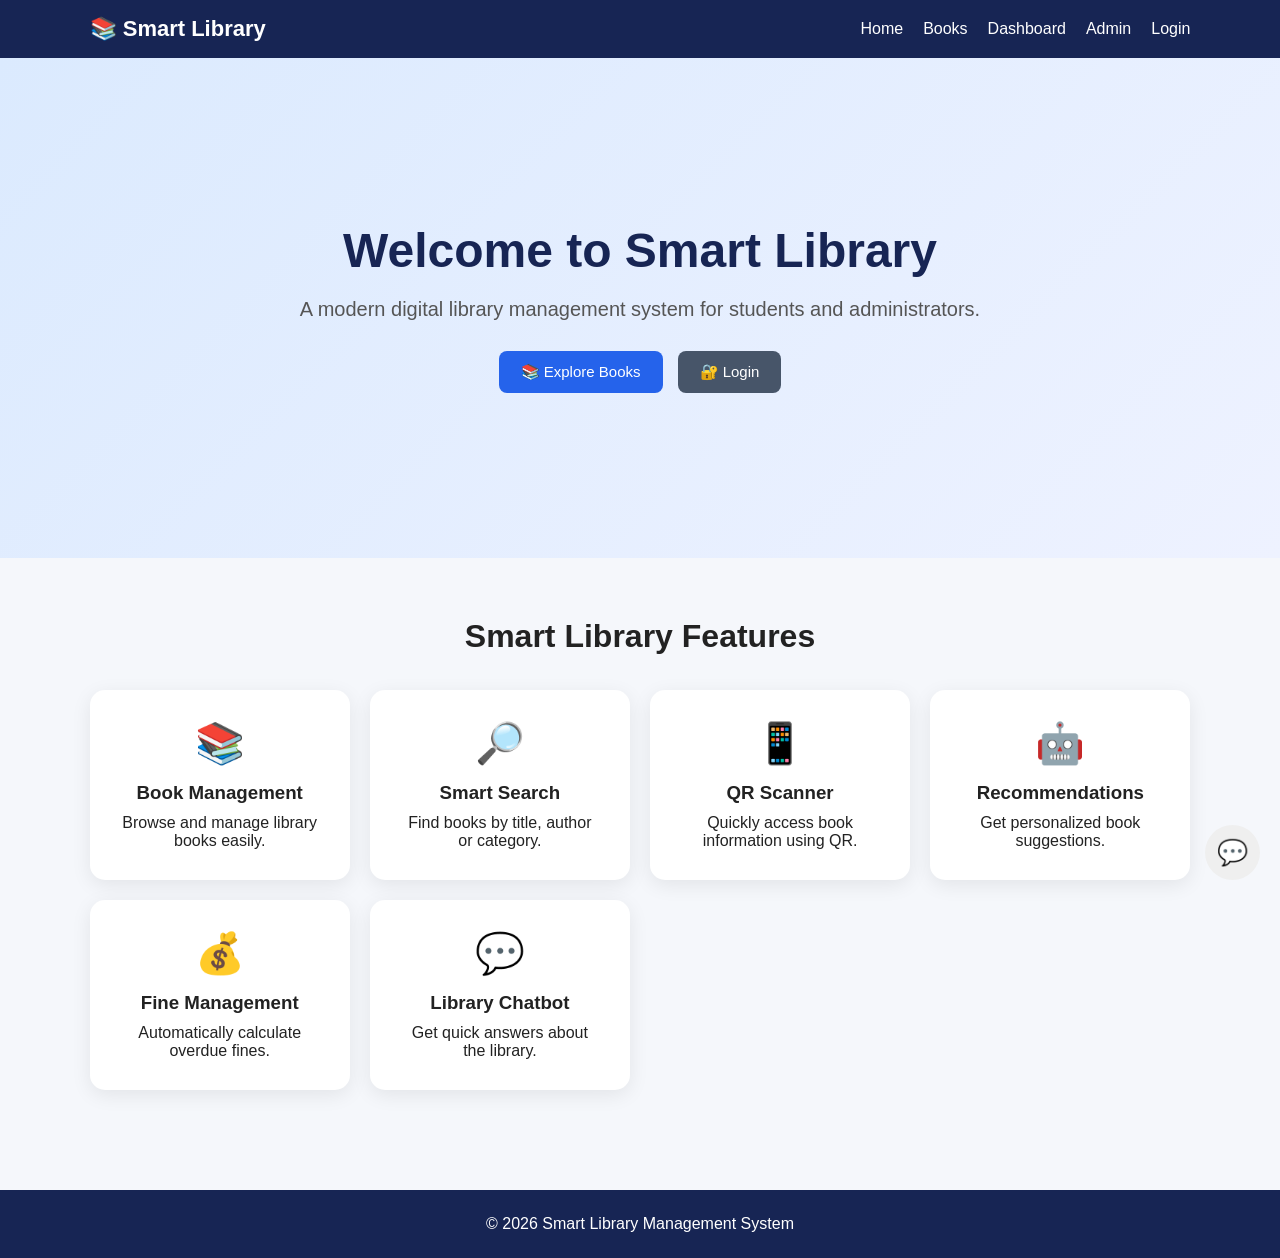
<file: index.html>
<!DOCTYPE html>
<html lang="en">
<head>
    <meta charset="UTF-8">
    <meta name="viewport" content="width=device-width, initial-scale=1.0">

    <title>Smart Library System</title>

    <link rel="stylesheet" href="css/style.css">
</head>

<body>

<header class="navbar">

    <div class="logo">
        📚 Smart Library
    </div>

    <nav>
        <a href="index.html">Home</a>
        <a href="books.html">Books</a>
        <a href="dashboard.html">Dashboard</a>
        <a href="admin.html">Admin</a>
        <a href="login.html" class="login-btn">Login</a>
    </nav>

</header>


<section class="hero">

    <div class="hero-content">

        <h1>Welcome to Smart Library</h1>

        <p>
            A modern digital library management system
            for students and administrators.
        </p>

        <div class="hero-buttons">

            <a href="books.html" class="btn">
                📚 Explore Books
            </a>

            <a href="login.html" class="btn secondary">
                🔐 Login
            </a>

        </div>

    </div>

</section>


<section class="features">

    <h2>Smart Library Features</h2>

    <div class="feature-grid">

        <div class="feature-card">
            <span>📚</span>
            <h3>Book Management</h3>
            <p>Browse and manage library books easily.</p>
        </div>

        <div class="feature-card">
            <span>🔎</span>
            <h3>Smart Search</h3>
            <p>Find books by title, author or category.</p>
        </div>

        <div class="feature-card">
            <span>📱</span>
            <h3>QR Scanner</h3>
            <p>Quickly access book information using QR.</p>
        </div>

        <div class="feature-card">
            <span>🤖</span>
            <h3>Recommendations</h3>
            <p>Get personalized book suggestions.</p>
        </div>

        <div class="feature-card">
            <span>💰</span>
            <h3>Fine Management</h3>
            <p>Automatically calculate overdue fines.</p>
        </div>

        <div class="feature-card">
            <span>💬</span>
            <h3>Library Chatbot</h3>
            <p>Get quick answers about the library.</p>
        </div>

    </div>

</section>


<footer>
    <p>© 2026 Smart Library Management System</p>
</footer>


<script src="js/app.js"></script>

</body>
</html>
</file>
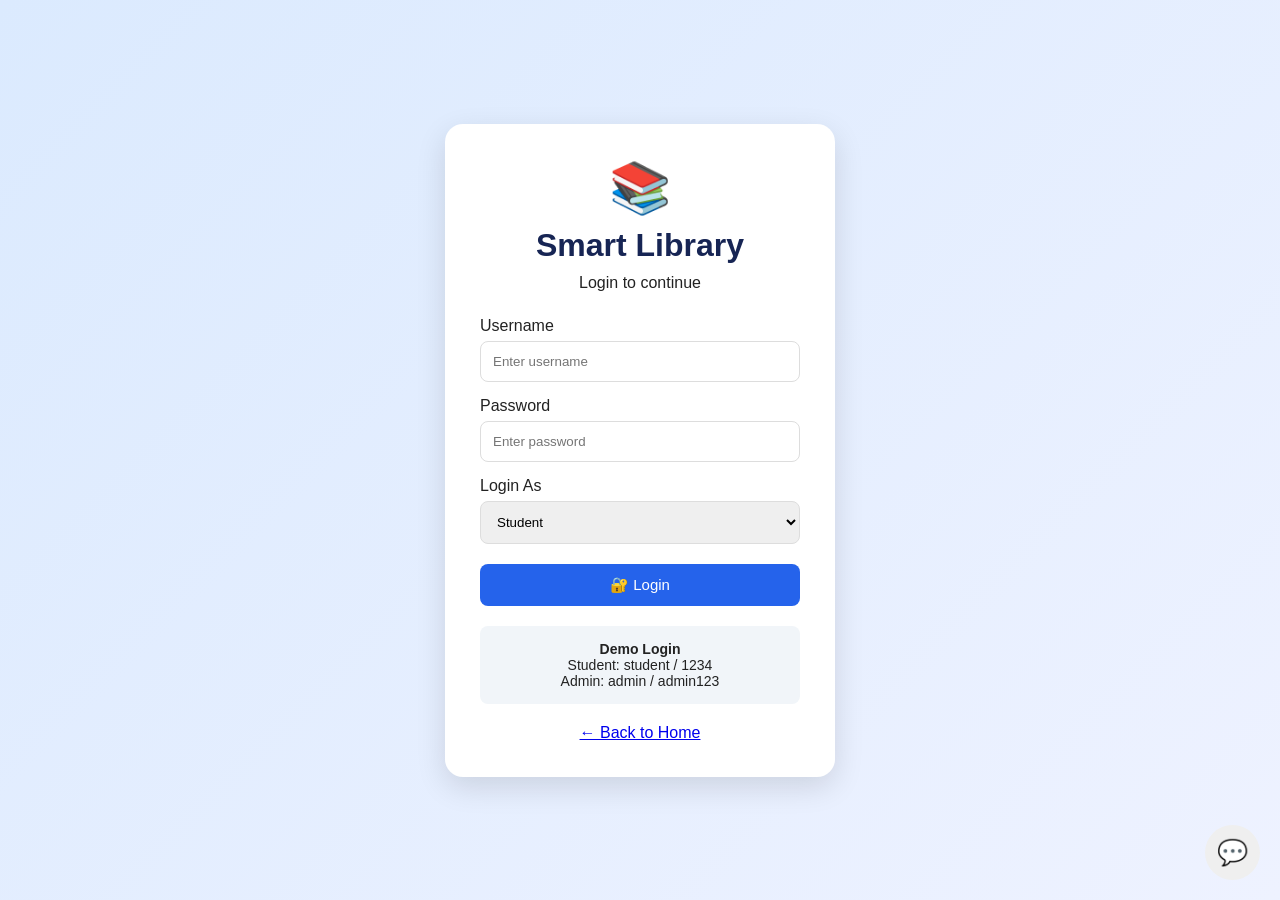
<file: admin.html>
<!DOCTYPE html>
<html lang="en">

<head>

    <meta charset="UTF-8">

    <meta name="viewport"
          content="width=device-width, initial-scale=1.0">

    <title>Admin Panel - Smart Library</title>

    <link rel="stylesheet"
          href="css/style.css">

</head>

<body>

<header class="navbar">

    <div class="logo">
        ⚙️ Smart Library Admin
    </div>

    <nav>

        <a href="index.html">
            Home
        </a>

        <a href="books.html">
            Books
        </a>

        <a href="dashboard.html">
            Dashboard
        </a>

        <button onclick="logout()"
                class="logout-btn">
            Logout
        </button>

    </nav>

</header>


<main class="admin-page">

    <h1>⚙️ Admin Dashboard</h1>


    <div class="stats-grid">

        <div class="stat-card">

            <h3>Total Books</h3>

            <h2 id="adminTotalBooks">
                0
            </h2>

        </div>

        <div class="stat-card">

            <h3>Available Books</h3>

            <h2 id="adminAvailableBooks">
                0
            </h2>

        </div>

        <div class="stat-card">

            <h3>Issued Books</h3>

            <h2 id="adminIssuedBooks">
                0
            </h2>

        </div>

    </div>


    <section class="admin-section">

        <h2>➕ Add New Book</h2>

        <form id="addBookForm"
              class="admin-form">

            <input
                type="text"
                id="bookTitle"
                placeholder="Book Title"
                required
            >

            <input
                type="text"
                id="bookAuthor"
                placeholder="Author"
                required
            >

            <input
                type="text"
                id="bookCategory"
                placeholder="Category"
                required
            >

            <input
                type="number"
                id="bookYear"
                placeholder="Publication Year"
                required
            >

            <input
                type="number"
                id="bookCopies"
                placeholder="Number of Copies"
                required
                min="1"
            >

            <button type="submit"
                    class="btn">

                ➕ Add Book

            </button>

        </form>

        <p id="adminMessage"></p>

    </section>


    <section class="admin-section">

        <h2>📚 Manage Books</h2>

        <div id="adminBooks"></div>

    </section>

</main>


<script src="js/app.js"></script>
<script src="js/books.js"></script>
<script src="js/admin.js"></script>

</body>
</html>
</file>
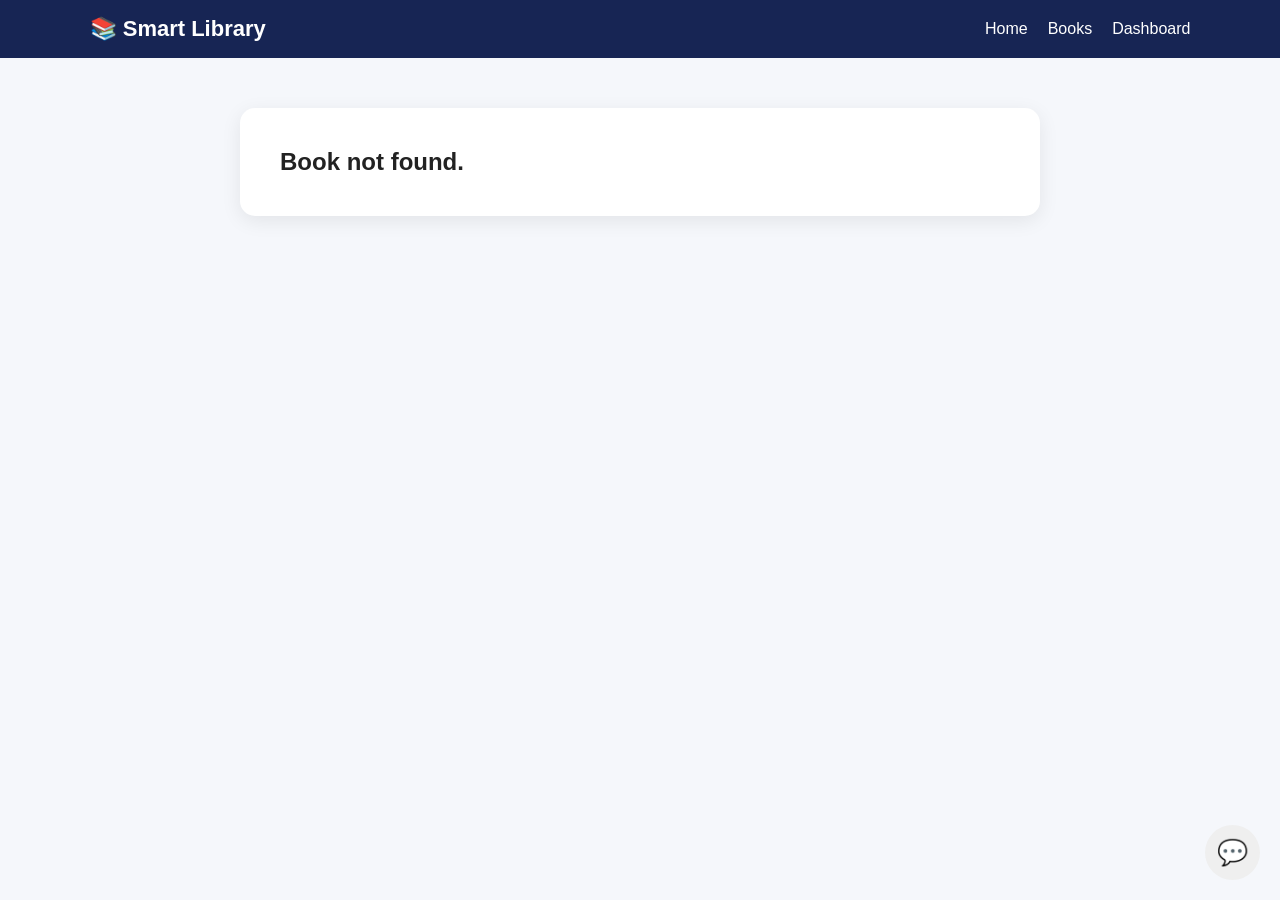
<file: book-details.html>
<!DOCTYPE html>
<html lang="en">

<head>

    <meta charset="UTF-8">

    <meta name="viewport"
          content="width=device-width, initial-scale=1.0">

    <title>Book Details</title>

    <link rel="stylesheet"
          href="css/style.css">

</head>

<body>

<header class="navbar">

    <div class="logo">
        📚 Smart Library
    </div>

    <nav>

        <a href="index.html">Home</a>

        <a href="books.html">Books</a>

        <a href="dashboard.html">Dashboard</a>

    </nav>

</header>


<main class="details-page">

    <div id="bookDetails"
         class="book-details">

        Loading book information...

    </div>

</main>


<script src="js/app.js"></script>
<script src="js/books.js"></script>

</body>
</html>
</file>
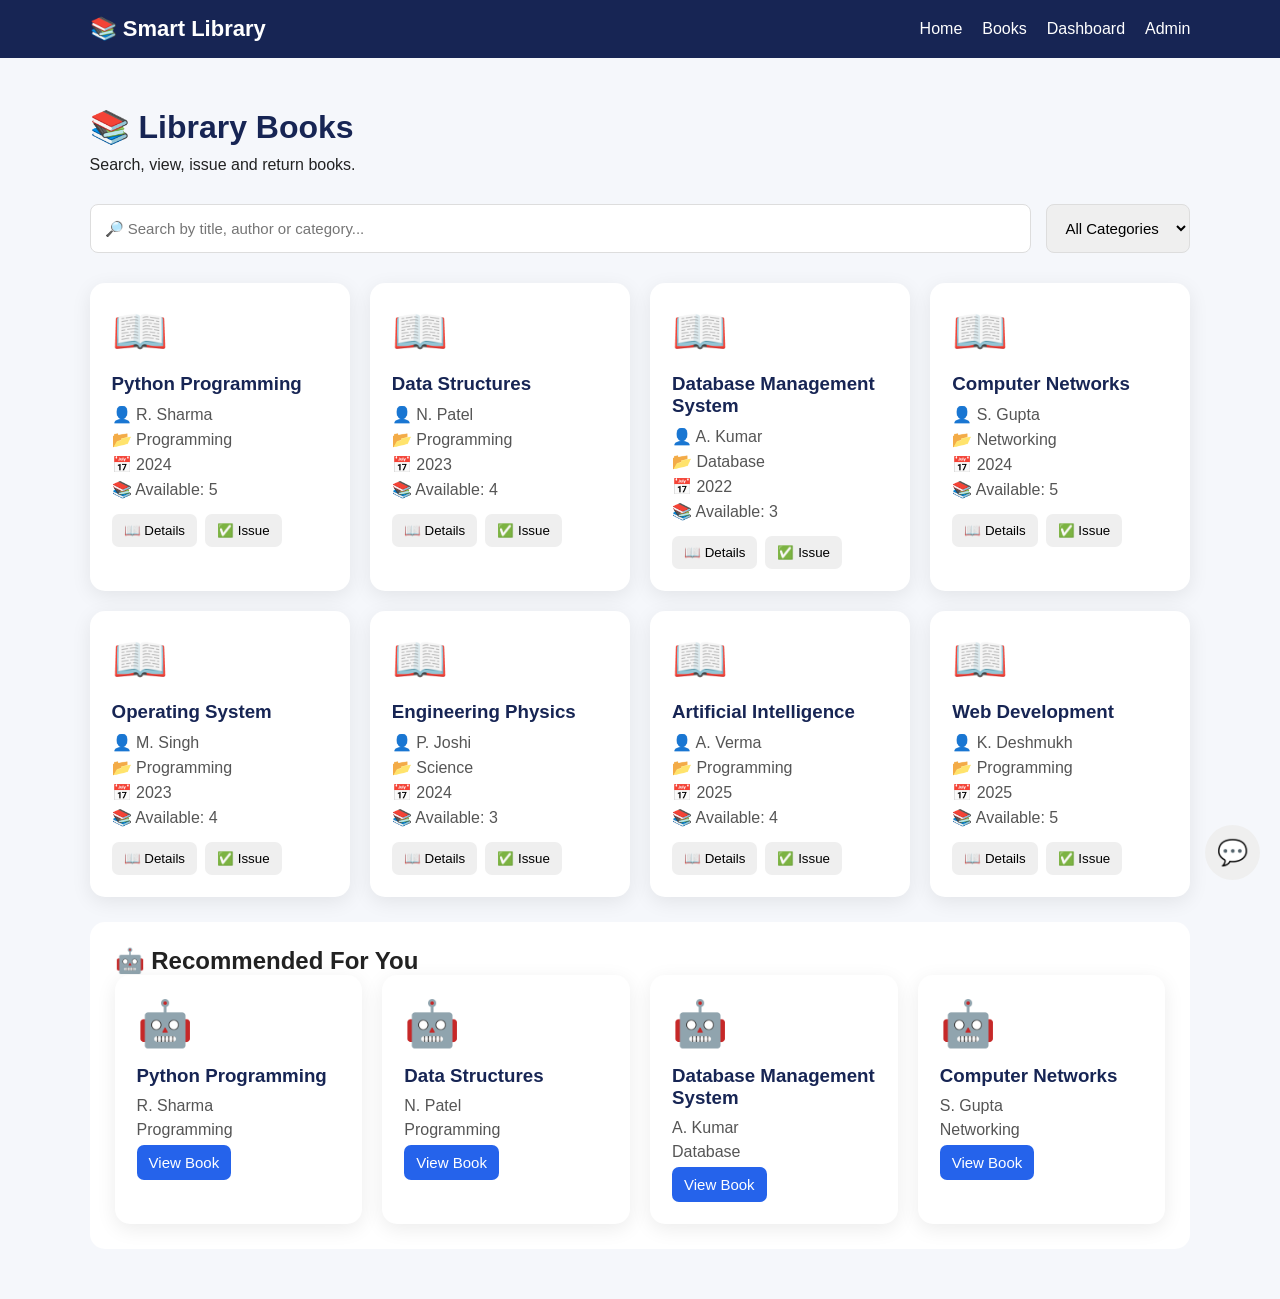
<file: books.html>
<!DOCTYPE html>
<html lang="en">

<head>

    <meta charset="UTF-8">

    <meta name="viewport"
          content="width=device-width, initial-scale=1.0">

    <title>Books - Smart Library</title>

    <link rel="stylesheet"
          href="css/style.css">

</head>

<body>

<header class="navbar">

    <div class="logo">
        📚 Smart Library
    </div>

    <nav>

        <a href="index.html">Home</a>

        <a href="books.html">
            Books
        </a>

        <a href="dashboard.html">
            Dashboard
        </a>

        <a href="admin.html">
            Admin
        </a>

    </nav>

</header>


<main class="books-page">

    <h1>📚 Library Books</h1>

    <p>
        Search, view, issue and return books.
    </p>


    <div class="search-container">

        <input
            type="text"
            id="searchInput"
            placeholder="🔎 Search by title, author or category..."
        >

        <select id="categoryFilter">

            <option value="all">
                All Categories
            </option>

            <option value="Programming">
                Programming
            </option>

            <option value="Database">
                Database
            </option>

            <option value="Networking">
                Networking
            </option>

            <option value="Science">
                Science
            </option>

        </select>

    </div>


    <div id="booksContainer"
         class="book-grid">

    </div>


    <section class="recommendations">

        <h2>🤖 Recommended For You</h2>

        <div id="recommendations"
             class="book-grid">

        </div>

    </section>

</main>


<script src="js/app.js"></script>
<script src="js/books.js"></script>

</body>
</html>
</file>
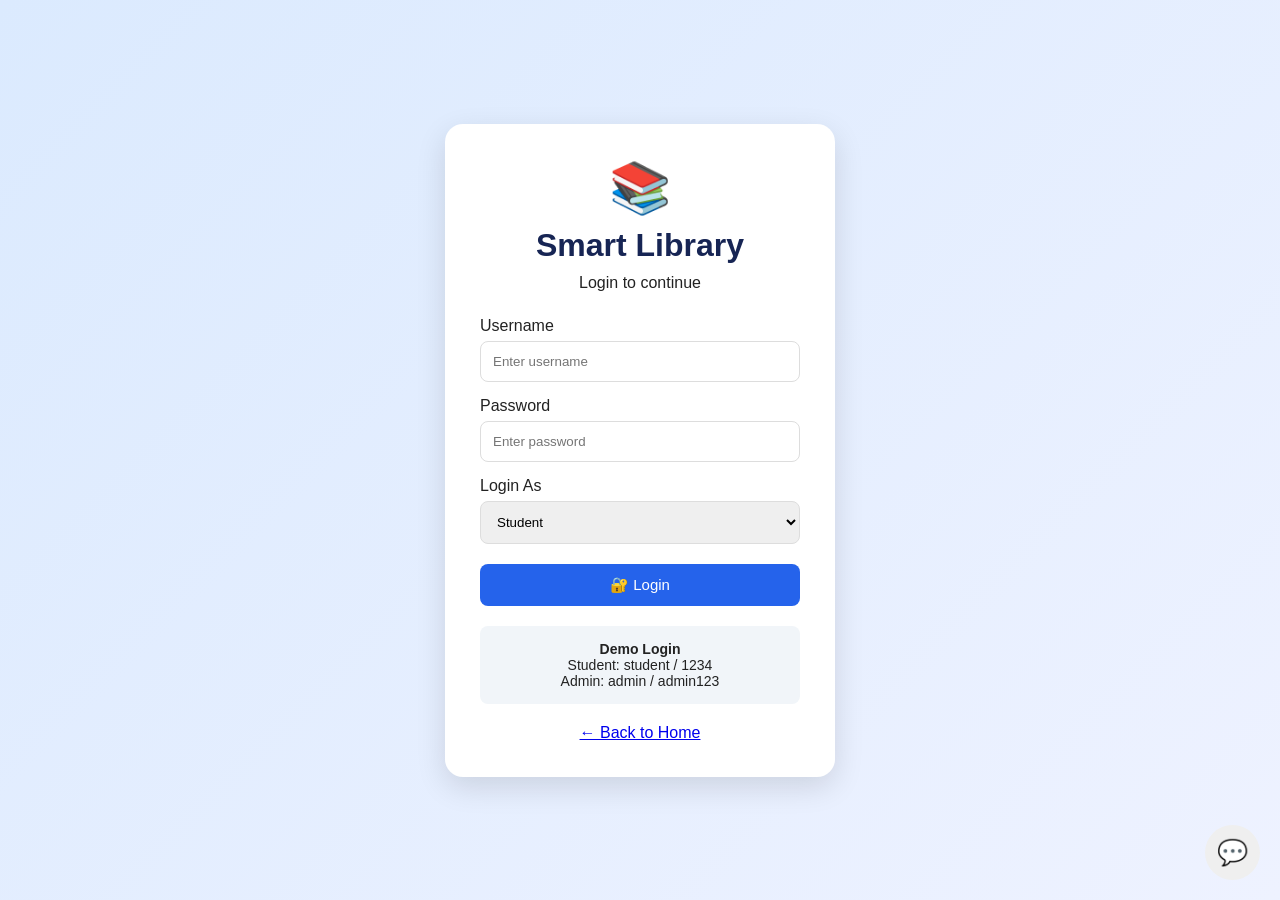
<file: login.html>
<!DOCTYPE html>
<html lang="en">

<head>

    <meta charset="UTF-8">

    <meta name="viewport"
          content="width=device-width, initial-scale=1.0">

    <title>Login - Smart Library</title>

    <link rel="stylesheet" href="css/style.css">

</head>

<body class="login-page">

<div class="login-container">

    <div class="login-box">

        <div class="login-icon">📚</div>

        <h1>Smart Library</h1>

        <p>Login to continue</p>

        <form id="loginForm">

            <label>Username</label>

            <input
                type="text"
                id="username"
                placeholder="Enter username"
                required
            >

            <label>Password</label>

            <input
                type="password"
                id="password"
                placeholder="Enter password"
                required
            >

            <label>Login As</label>

            <select id="role">

                <option value="student">
                    Student
                </option>

                <option value="admin">
                    Admin
                </option>

            </select>

            <button type="submit" class="btn full">
                🔐 Login
            </button>

        </form>

        <p id="loginMessage"></p>

        <div class="demo-login">

            <p><strong>Demo Login</strong></p>

            <p>Student: student / 1234</p>

            <p>Admin: admin / admin123</p>

        </div>

        <a href="index.html">
            ← Back to Home
        </a>

    </div>

</div>

<script src="js/app.js"></script>

</body>
</html>
</file>
<file: css/style.css>
* {
    margin: 0;
    padding: 0;
    box-sizing: border-box;
}

body {
    font-family: Arial, sans-serif;
    background: #f5f7fb;
    color: #222;
}


/* NAVBAR */

.navbar {
    background: #172554;
    color: white;
    padding: 16px 7%;
    display: flex;
    justify-content: space-between;
    align-items: center;
    position: sticky;
    top: 0;
    z-index: 100;
}

.logo {
    font-size: 22px;
    font-weight: bold;
}

.navbar nav {
    display: flex;
    align-items: center;
    gap: 20px;
}

.navbar a {
    color: white;
    text-decoration: none;
}

.navbar a:hover {
    text-decoration: underline;
}


/* HERO */

.hero {
    min-height: 500px;
    display: flex;
    justify-content: center;
    align-items: center;
    text-align: center;
    background: linear-gradient(
        135deg,
        #dbeafe,
        #eef2ff
    );
}

.hero-content {
    max-width: 750px;
    padding: 30px;
}

.hero h1 {
    font-size: 48px;
    color: #172554;
    margin-bottom: 20px;
}

.hero p {
    font-size: 20px;
    color: #555;
    margin-bottom: 30px;
}

.hero-buttons {
    display: flex;
    justify-content: center;
    gap: 15px;
}


/* BUTTON */

.btn {
    display: inline-block;
    padding: 12px 22px;
    background: #2563eb;
    color: white;
    border: none;
    border-radius: 8px;
    text-decoration: none;
    cursor: pointer;
    font-size: 15px;
}

.btn:hover {
    opacity: 0.85;
}

.btn.secondary {
    background: #475569;
}

.btn.full {
    width: 100%;
}


/* FEATURES */

.features {
    padding: 60px 7%;
}

.features h2 {
    text-align: center;
    margin-bottom: 35px;
    font-size: 32px;
}

.feature-grid {
    display: grid;
    grid-template-columns:
        repeat(auto-fit, minmax(220px, 1fr));
    gap: 20px;
}

.feature-card {
    background: white;
    padding: 30px;
    text-align: center;
    border-radius: 15px;
    box-shadow: 0 5px 20px rgba(0,0,0,0.08);
}

.feature-card span {
    font-size: 40px;
}

.feature-card h3 {
    margin: 15px 0 10px;
}


/* BOOK PAGE */

.books-page,
.dashboard,
.admin-page,
.details-page {
    padding: 50px 7%;
}

.books-page h1,
.dashboard h1,
.admin-page h1 {
    color: #172554;
    margin-bottom: 10px;
}


/* SEARCH */

.search-container {
    display: flex;
    gap: 15px;
    margin: 30px 0;
}

.search-container input,
.search-container select {
    padding: 14px;
    border: 1px solid #ddd;
    border-radius: 8px;
    font-size: 15px;
}

.search-container input {
    flex: 1;
}


/* BOOK GRID */

.book-grid {
    display: grid;
    grid-template-columns:
        repeat(auto-fit, minmax(240px, 1fr));
    gap: 20px;
}

.book-card {
    background: white;
    padding: 22px;
    border-radius: 15px;
    box-shadow: 0 5px 20px rgba(0,0,0,0.08);
}

.book-card .book-icon {
    font-size: 45px;
    margin-bottom: 15px;
}

.book-card h3 {
    color: #172554;
    margin-bottom: 10px;
}

.book-card p {
    margin: 6px 0;
    color: #555;
}

.book-card .actions {
    display: flex;
    gap: 8px;
    margin-top: 15px;
    flex-wrap: wrap;
}

.book-card button {
    padding: 9px 12px;
    border: none;
    border-radius: 7px;
    cursor: pointer;
}


/* DETAILS */

.book-details {
    background: white;
    padding: 40px;
    max-width: 800px;
    margin: auto;
    border-radius: 15px;
    box-shadow: 0 5px 20px rgba(0,0,0,0.08);
}

.book-large-icon {
    font-size: 80px;
    text-align: center;
    margin-bottom: 20px;
}

.book-details h1 {
    color: #172554;
    margin-bottom: 20px;
}


/* DASHBOARD */

.stats-grid {
    display: grid;
    grid-template-columns:
        repeat(auto-fit, minmax(200px, 1fr));
    gap: 20px;
    margin: 30px 0;
}

.stat-card {
    background: white;
    padding: 25px;
    border-radius: 15px;
    box-shadow: 0 5px 20px rgba(0,0,0,0.08);
}

.stat-card h2 {
    font-size: 32px;
    color: #2563eb;
    margin-top: 10px;
}

.dashboard-section,
.recommendations,
.admin-section {
    background: white;
    padding: 25px;
    margin-top: 25px;
    border-radius: 15px;
}


/* ADMIN */

.admin-form {
    display: grid;
    gap: 15px;
    margin-top: 20px;
}

.admin-form input {
    padding: 13px;
    border: 1px solid #ddd;
    border-radius: 8px;
}

.admin-book {
    display: flex;
    justify-content: space-between;
    align-items: center;
    padding: 15px;
    border-bottom: 1px solid #eee;
    gap: 10px;
}


/* LOGIN */

.login-page {
    min-height: 100vh;
    display: flex;
    justify-content: center;
    align-items: center;
    background: linear-gradient(
        135deg,
        #dbeafe,
        #eef2ff
    );
}

.login-container {
    width: 100%;
    max-width: 430px;
    padding: 20px;
}

.login-box {
    background: white;
    padding: 35px;
    border-radius: 18px;
    box-shadow: 0 10px 30px rgba(0,0,0,0.12);
    text-align: center;
}

.login-icon {
    font-size: 50px;
}

.login-box h1 {
    color: #172554;
    margin: 10px 0;
}

.login-box form {
    text-align: left;
    margin-top: 25px;
}

.login-box label {
    display: block;
    margin-top: 15px;
    margin-bottom: 6px;
}

.login-box input,
.login-box select {
    width: 100%;
    padding: 12px;
    border: 1px solid #ddd;
    border-radius: 8px;
}

.login-box .btn {
    margin-top: 20px;
}

.demo-login {
    margin: 20px 0;
    padding: 15px;
    background: #f1f5f9;
    border-radius: 8px;
    font-size: 14px;
}


/* LOGOUT */

.logout-btn {
    background: #ef4444;
    color: white;
    border: none;
    padding: 9px 15px;
    border-radius: 7px;
    cursor: pointer;
}


/* FOOTER */

footer {
    text-align: center;
    background: #172554;
    color: white;
    padding: 25px;
    margin-top: 40px;
}


/* MOBILE */

@media (max-width: 700px) {

    .navbar {
        flex-direction: column;
        gap: 15px;
    }

    .navbar nav {
        flex-wrap: wrap;
        justify-content: center;
    }

    .hero h1 {
        font-size: 35px;
    }

    .hero-buttons {
        flex-direction: column;
    }

    .search-container {
        flex-direction: column;
    }

    .admin-book {
        flex-direction: column;
        align-items: flex-start;
    }
}
</file>
